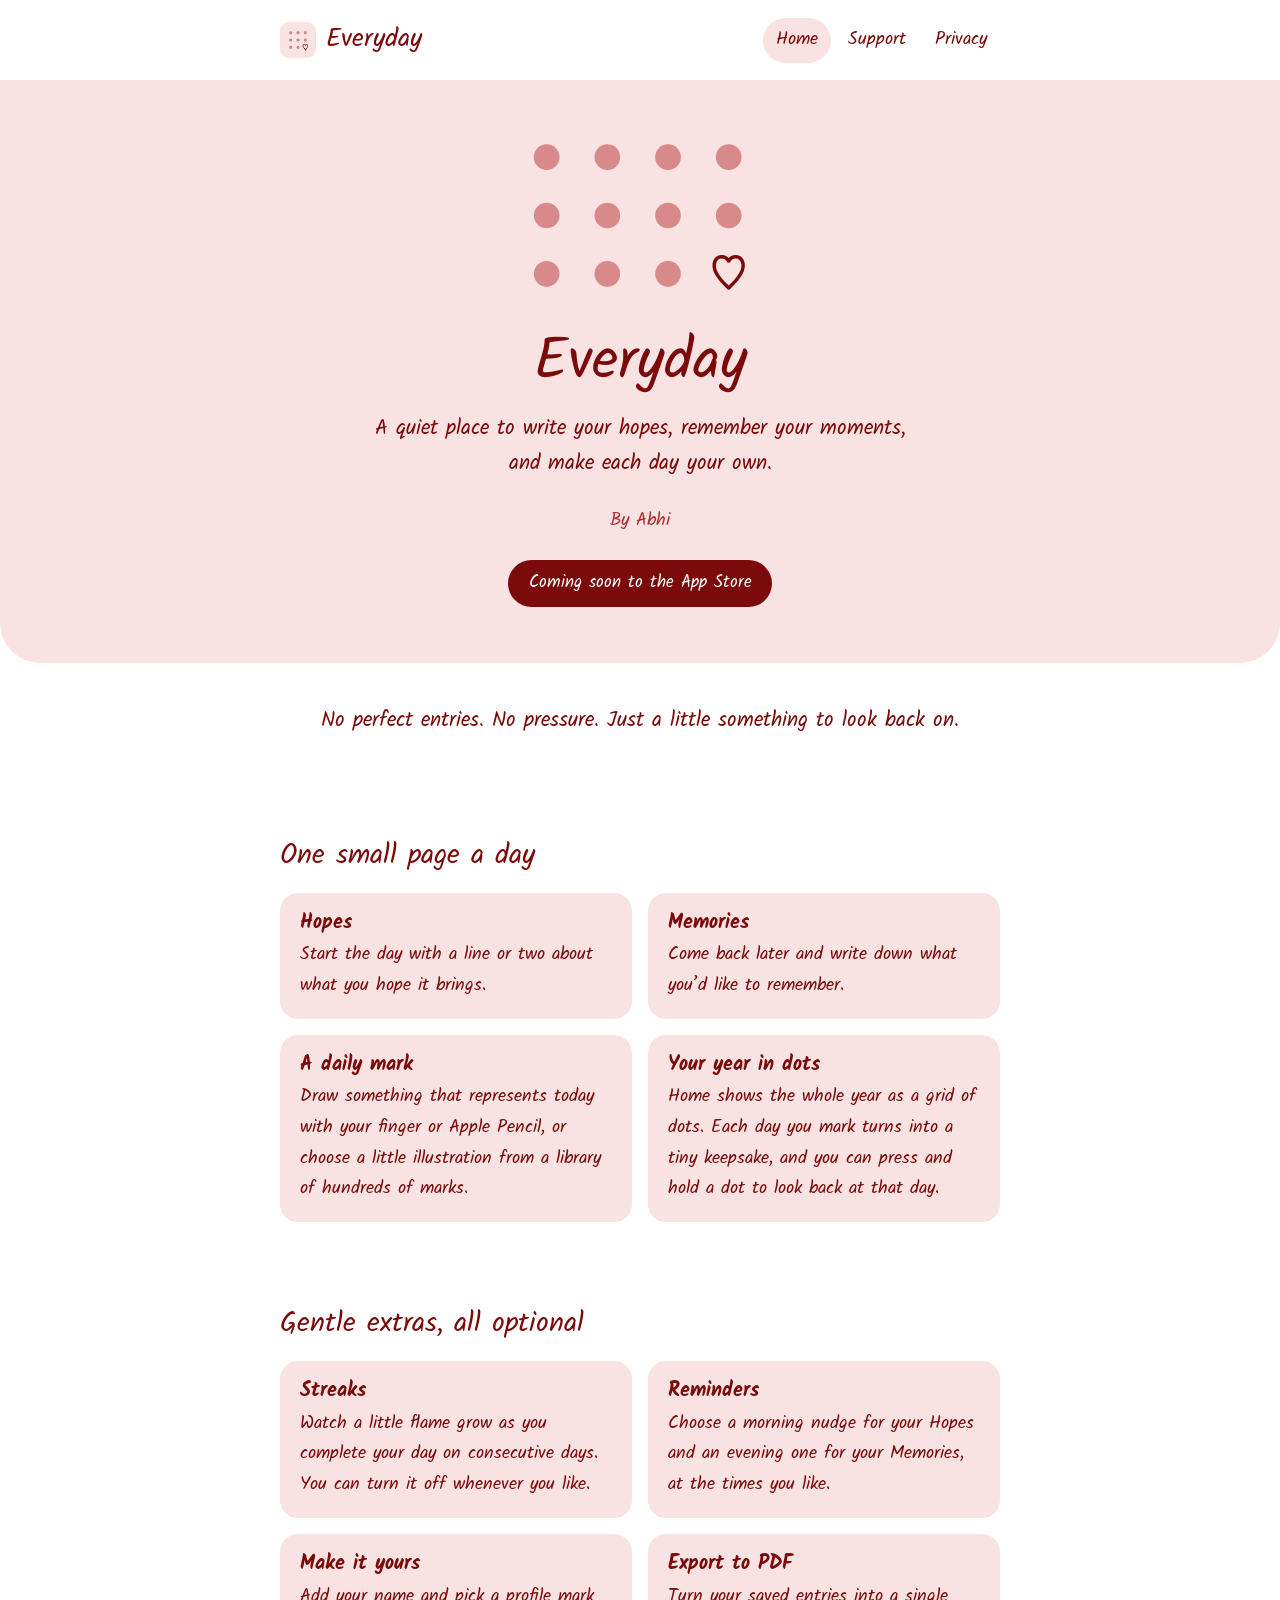
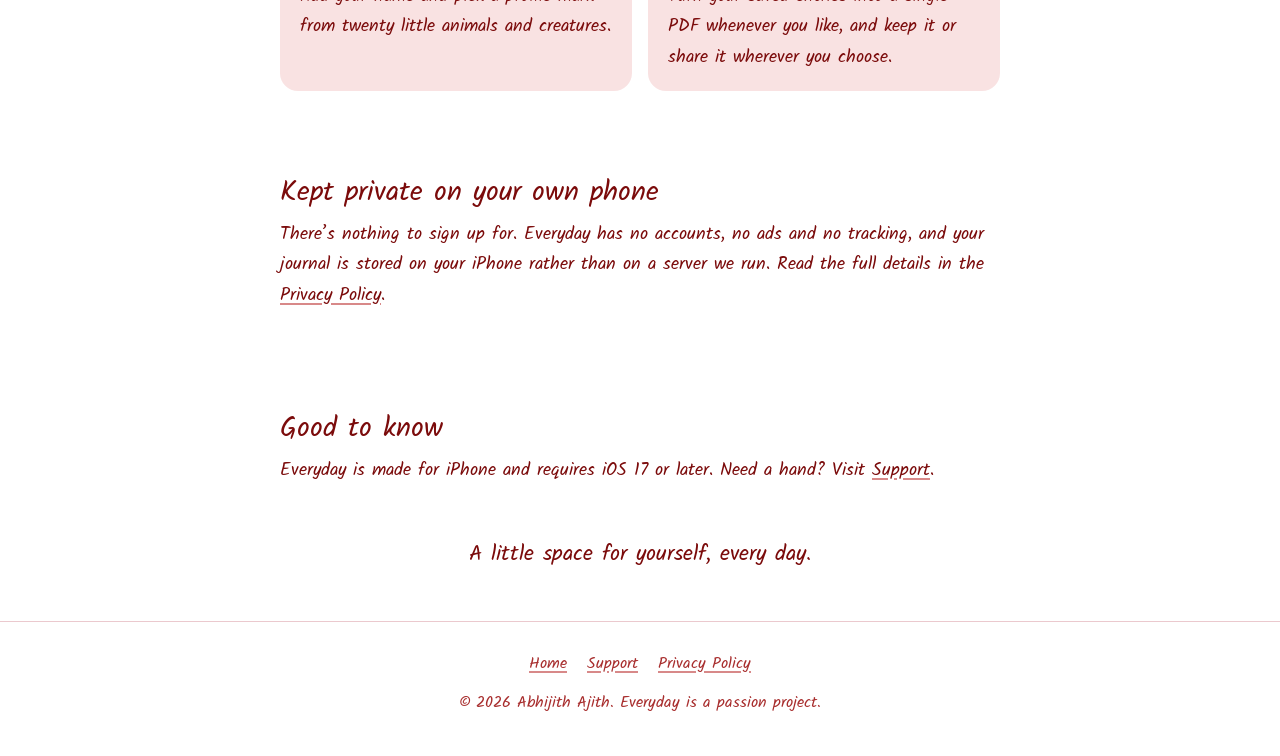
<file: index.html>
<!doctype html>
<html lang="en">
<head>
  <meta charset="utf-8">
  <meta name="viewport" content="width=device-width, initial-scale=1">
  <title>Everyday — A quiet journal for your hopes and memories</title>
  <meta name="description" content="Everyday is a private iPhone journal. Write your hopes, keep your memories and leave a little mark for each day. No accounts, no ads, no tracking.">
  <meta name="theme-color" content="#F9E2E2">
  <meta property="og:type" content="website">
  <meta property="og:title" content="Everyday — A quiet journal for your hopes and memories">
  <meta property="og:description" content="A private iPhone journal: write your hopes, keep your memories and leave a little mark for each day.">
  <meta name="twitter:card" content="summary">
  <link rel="icon" type="image/png" href="assets/favicon.png">
  <link rel="apple-touch-icon" href="assets/apple-touch-icon.png">
  <link rel="preload" href="assets/fonts/Kalam-Regular.woff2" as="font" type="font/woff2" crossorigin>
  <link rel="stylesheet" href="assets/style.css">
</head>
<body>
  <a class="skip-link" href="#main">Skip to content</a>

  <header class="site-header">
    <div class="wrap">
      <a class="brand" href="./"><img src="assets/favicon.png" alt="" width="36" height="36">Everyday</a>
      <nav aria-label="Main">
        <ul>
          <li><a href="./" aria-current="page">Home</a></li>
          <li><a href="support/">Support</a></li>
          <li><a href="privacy/">Privacy</a></li>
        </ul>
      </nav>
    </div>
  </header>

  <main id="main">
    <section class="hero">
      <div class="wrap">
        <!-- Decorative: a little year of dots with one hand-drawn mark -->
        <svg class="dots" viewBox="0 0 240 150" role="img" aria-label="A grid of pink dots with one day marked by a small drawn heart">
          <circle cx="40" cy="25" r="11"/><circle cx="92" cy="25" r="11"/><circle cx="144" cy="25" r="11"/><circle cx="196" cy="25" r="11"/>
          <circle cx="40" cy="75" r="11"/><circle cx="92" cy="75" r="11"/><circle cx="144" cy="75" r="11"/><circle cx="196" cy="75" r="11"/>
          <circle cx="40" cy="125" r="11"/><circle cx="92" cy="125" r="11"/><circle cx="144" cy="125" r="11"/>
          <path d="M196 137 C186 128 182 121 184 115 C186 109 193 109 196 114 C199 109 206 109 208 115 C210 121 206 128 196 137 Z"/>
        </svg>
        <h1>Everyday</h1>
        <p class="lead">A quiet place to write your hopes, remember your moments, and make each day your own.</p>
        <p class="by">By Abhi</p>
        <span class="badge">Coming soon to the App Store</span>
      </div>
    </section>

    <div class="wrap">
      <p class="intro">No perfect entries. No pressure. Just a little something to look back on.</p>

      <section class="block" aria-labelledby="how">
        <h2 id="how">One small page a day</h2>
        <div class="cards">
          <div class="card">
            <h3>Hopes</h3>
            <p>Start the day with a line or two about what you hope it brings.</p>
          </div>
          <div class="card">
            <h3>Memories</h3>
            <p>Come back later and write down what you’d like to remember.</p>
          </div>
          <div class="card">
            <h3>A daily mark</h3>
            <p>Draw something that represents today with your finger or Apple Pencil, or choose a little illustration from a library of hundreds of marks.</p>
          </div>
          <div class="card">
            <h3>Your year in dots</h3>
            <p>Home shows the whole year as a grid of dots. Each day you mark turns into a tiny keepsake, and you can press and hold a dot to look back at that day.</p>
          </div>
        </div>
      </section>

      <section class="block" aria-labelledby="more">
        <h2 id="more">Gentle extras, all optional</h2>
        <div class="cards">
          <div class="card">
            <h3>Streaks</h3>
            <p>Watch a little flame grow as you complete your day on consecutive days. You can turn it off whenever you like.</p>
          </div>
          <div class="card">
            <h3>Reminders</h3>
            <p>Choose a morning nudge for your Hopes and an evening one for your Memories, at the times you like.</p>
          </div>
          <div class="card">
            <h3>Make it yours</h3>
            <p>Add your name and pick a profile mark from twenty little animals and creatures.</p>
          </div>
          <div class="card">
            <h3>Export to PDF</h3>
            <p>Turn your saved entries into a single PDF whenever you like, and keep it or share it wherever you choose.</p>
          </div>
        </div>
      </section>

      <section class="block" aria-labelledby="private">
        <h2 id="private">Kept private on your own phone</h2>
        <p>There’s nothing to sign up for. Everyday has no accounts, no ads and no tracking, and your journal is stored on your iPhone rather than on a server we run. Read the full details in the <a href="privacy/">Privacy Policy</a>.</p>
      </section>

      <section class="block" aria-labelledby="req">
        <h2 id="req">Good to know</h2>
        <p>Everyday is made for iPhone and requires iOS 17 or later. Need a hand? Visit <a href="support/">Support</a>.</p>
      </section>

      <p class="closing">A little space for yourself, every day.</p>
    </div>
  </main>

  <footer class="site-footer">
    <div class="wrap">
      <ul>
        <li><a href="./">Home</a></li>
        <li><a href="support/">Support</a></li>
        <li><a href="privacy/">Privacy Policy</a></li>
      </ul>
      <p>© 2026 Abhijith Ajith. Everyday is a passion project.</p>
    </div>
  </footer>
</body>
</html>
</file>
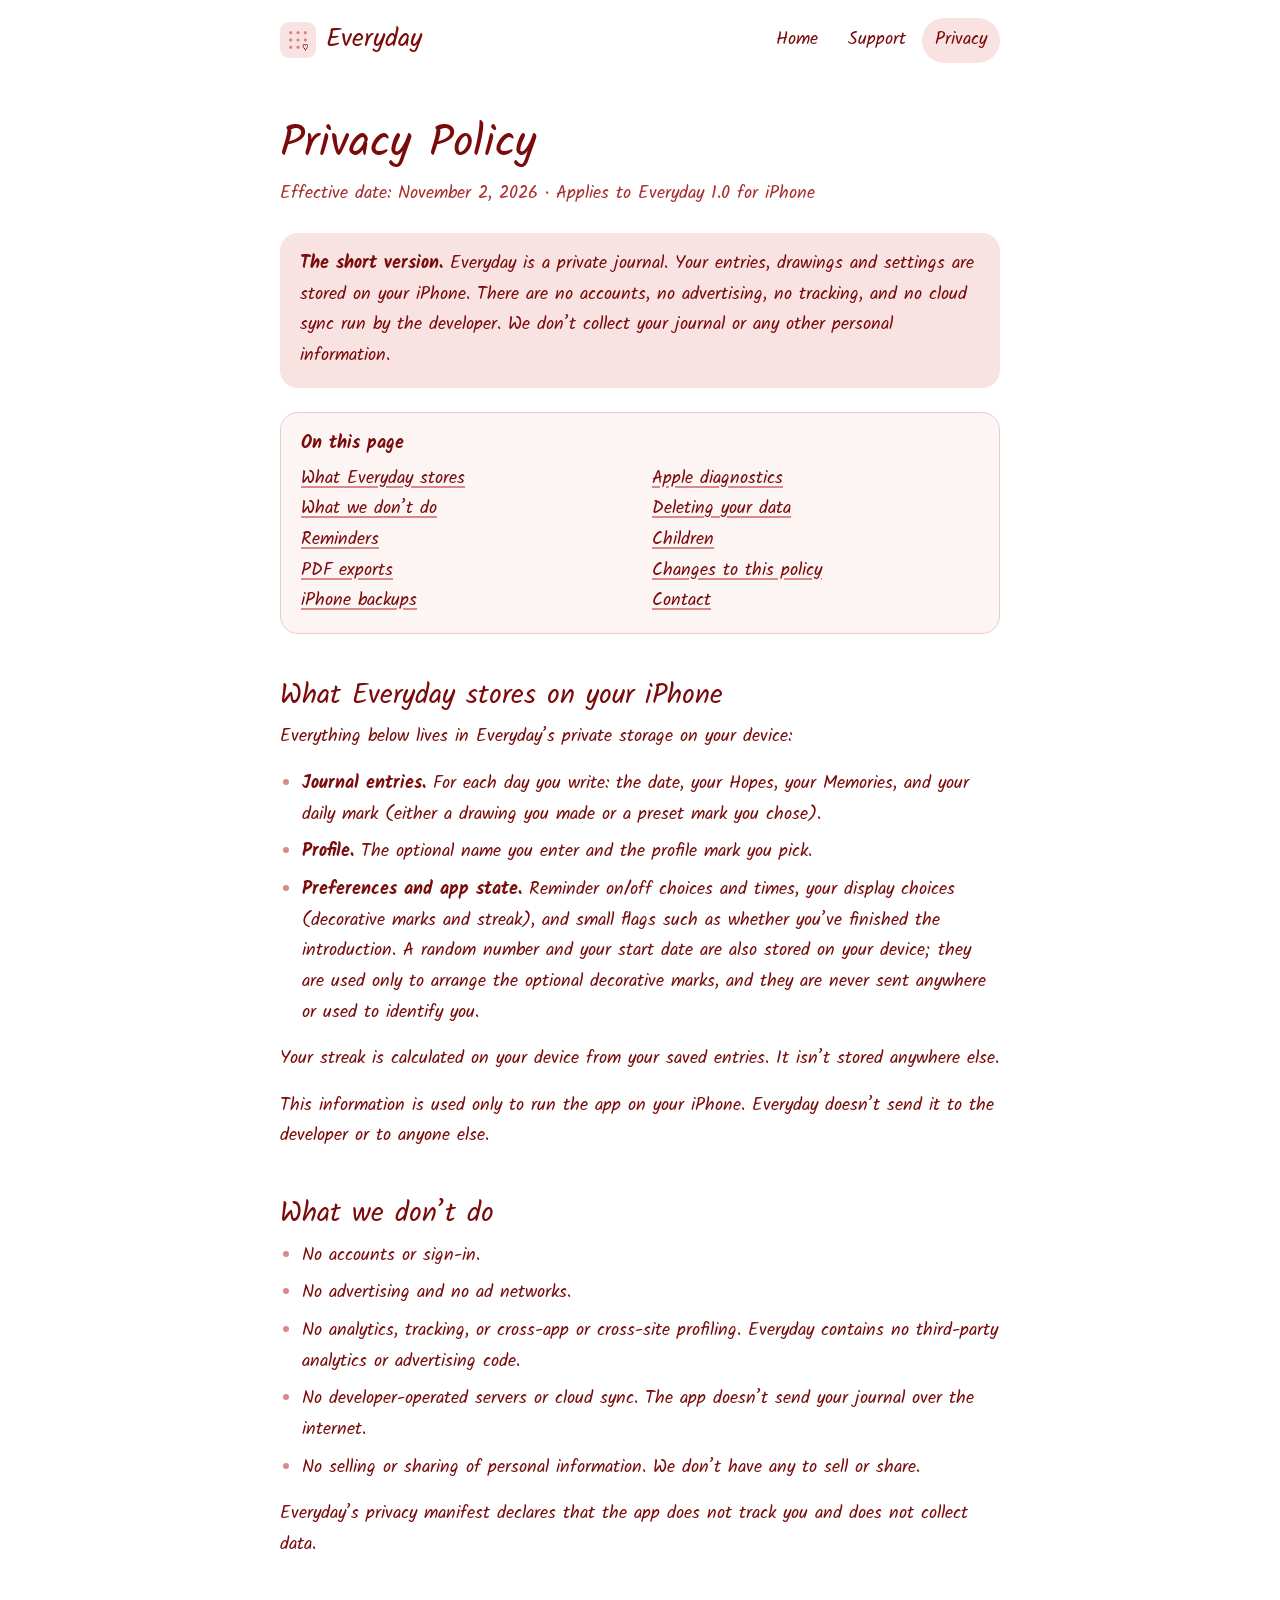
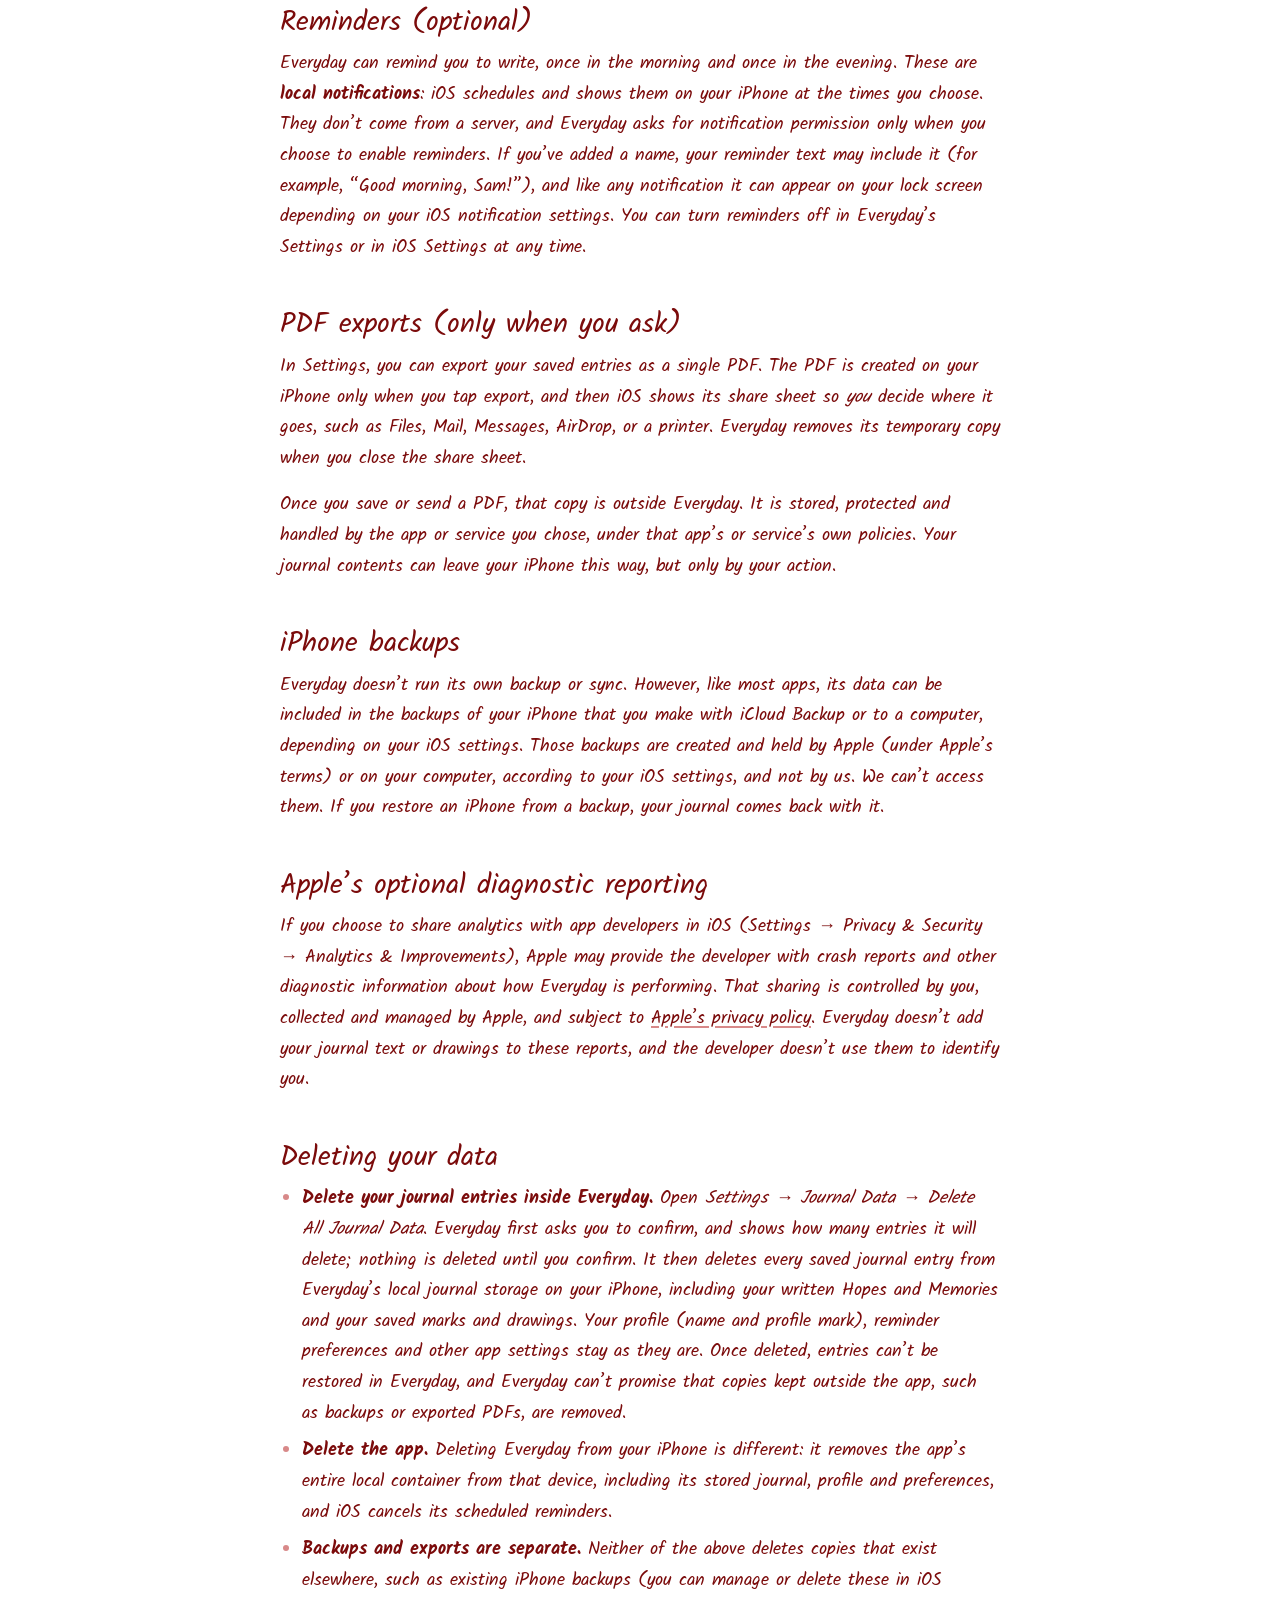
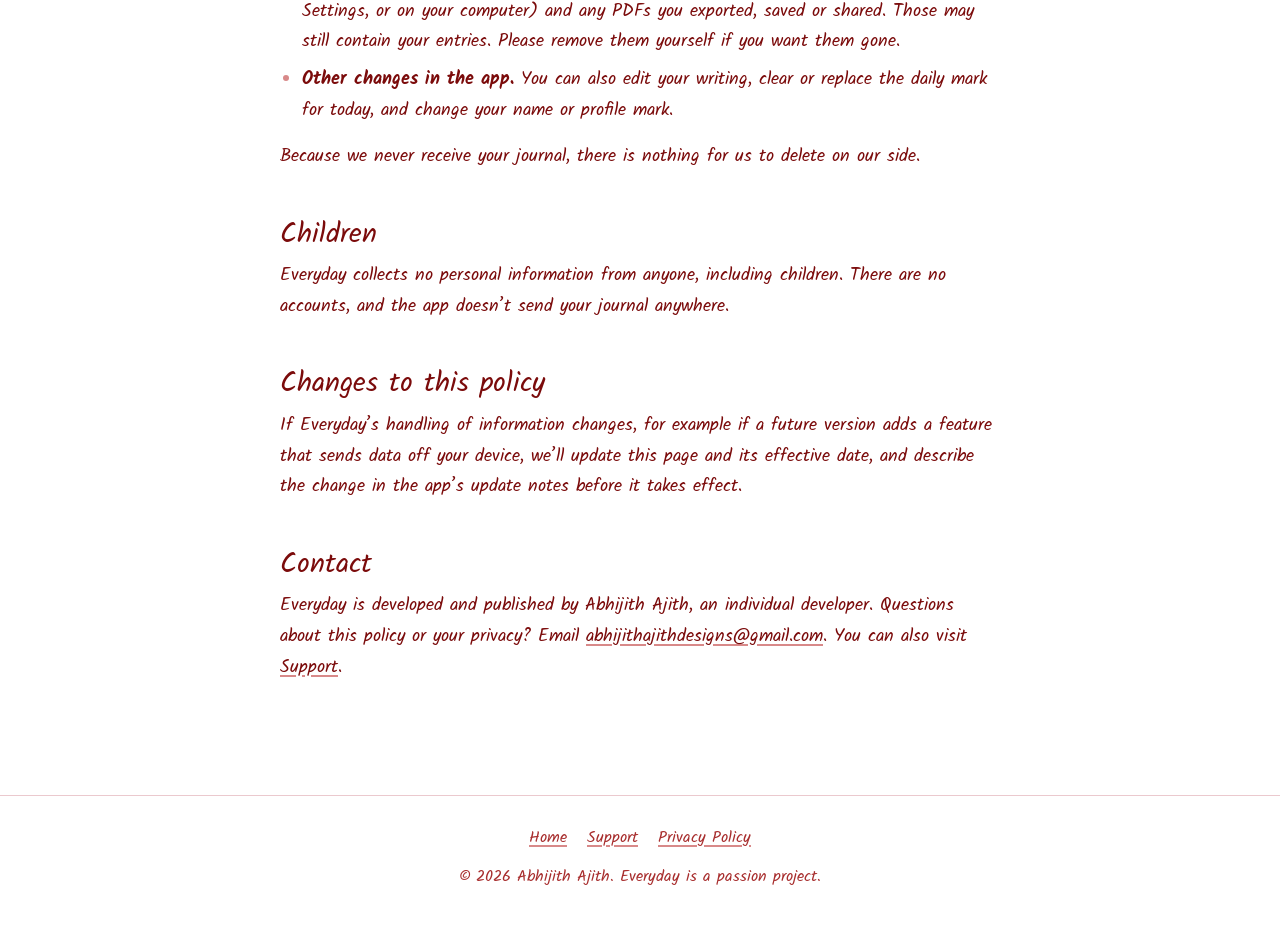
<file: privacy/index.html>
<!doctype html>
<html lang="en">
<head>
  <meta charset="utf-8">
  <meta name="viewport" content="width=device-width, initial-scale=1">
  <title>Privacy Policy — Everyday</title>
  <meta name="description" content="How Everyday handles your information: your journal is stored on your iPhone, with no accounts, ads, tracking or developer cloud sync. Backups and deletion.">
  <meta name="theme-color" content="#F9E2E2">
  <meta property="og:type" content="website">
  <meta property="og:title" content="Privacy Policy — Everyday">
  <meta property="og:description" content="Your Everyday journal is stored on your iPhone. No accounts, advertising or tracking.">
  <meta name="twitter:card" content="summary">
  <link rel="icon" type="image/png" href="../assets/favicon.png">
  <link rel="apple-touch-icon" href="../assets/apple-touch-icon.png">
  <link rel="preload" href="../assets/fonts/Kalam-Regular.woff2" as="font" type="font/woff2" crossorigin>
  <link rel="stylesheet" href="../assets/style.css">
</head>
<body>
  <a class="skip-link" href="#main">Skip to content</a>

  <header class="site-header">
    <div class="wrap">
      <a class="brand" href="../"><img src="../assets/favicon.png" alt="" width="36" height="36">Everyday</a>
      <nav aria-label="Main">
        <ul>
          <li><a href="../">Home</a></li>
          <li><a href="../support/">Support</a></li>
          <li><a href="./" aria-current="page">Privacy</a></li>
        </ul>
      </nav>
    </div>
  </header>

  <main id="main" class="wrap doc">
    <h1>Privacy Policy</h1>
    <p class="meta">Effective date: November 2, 2026 · Applies to Everyday 1.0 for iPhone</p>

    <div class="callout">
      <p><strong>The short version.</strong> Everyday is a private journal. Your entries, drawings and settings are stored on your iPhone. There are no accounts, no advertising, no tracking, and no cloud sync run by the developer. We don’t collect your journal or any other personal information.</p>
    </div>

    <nav class="toc" aria-label="On this page">
      <p>On this page</p>
      <ul>
        <li><a href="#what">What Everyday stores</a></li>
        <li><a href="#never">What we don’t do</a></li>
        <li><a href="#notifications">Reminders</a></li>
        <li><a href="#export">PDF exports</a></li>
        <li><a href="#backups">iPhone backups</a></li>
        <li><a href="#diagnostics">Apple diagnostics</a></li>
        <li><a href="#deletion">Deleting your data</a></li>
        <li><a href="#children">Children</a></li>
        <li><a href="#changes">Changes to this policy</a></li>
        <li><a href="#contact">Contact</a></li>
      </ul>
    </nav>

    <h2 id="what">What Everyday stores on your iPhone</h2>
    <p>Everything below lives in Everyday’s private storage on your device:</p>
    <ul>
      <li><strong>Journal entries.</strong> For each day you write: the date, your Hopes, your Memories, and your daily mark (either a drawing you made or a preset mark you chose).</li>
      <li><strong>Profile.</strong> The optional name you enter and the profile mark you pick.</li>
      <li><strong>Preferences and app state.</strong> Reminder on/off choices and times, your display choices (decorative marks and streak), and small flags such as whether you’ve finished the introduction. A random number and your start date are also stored on your device; they are used only to arrange the optional decorative marks, and they are never sent anywhere or used to identify you.</li>
    </ul>
    <p>Your streak is calculated on your device from your saved entries. It isn’t stored anywhere else.</p>
    <p>This information is used only to run the app on your iPhone. Everyday doesn’t send it to the developer or to anyone else.</p>

    <h2 id="never">What we don’t do</h2>
    <ul>
      <li>No accounts or sign-in.</li>
      <li>No advertising and no ad networks.</li>
      <li>No analytics, tracking, or cross-app or cross-site profiling. Everyday contains no third-party analytics or advertising code.</li>
      <li>No developer-operated servers or cloud sync. The app doesn’t send your journal over the internet.</li>
      <li>No selling or sharing of personal information. We don’t have any to sell or share.</li>
    </ul>
    <p>Everyday’s privacy manifest declares that the app does not track you and does not collect data.</p>

    <h2 id="notifications">Reminders (optional)</h2>
    <p>Everyday can remind you to write, once in the morning and once in the evening. These are <strong>local notifications</strong>: iOS schedules and shows them on your iPhone at the times you choose. They don’t come from a server, and Everyday asks for notification permission only when you choose to enable reminders. If you’ve added a name, your reminder text may include it (for example, “Good morning, Sam!”), and like any notification it can appear on your lock screen depending on your iOS notification settings. You can turn reminders off in Everyday’s Settings or in iOS Settings at any time.</p>

    <h2 id="export">PDF exports (only when you ask)</h2>
    <p>In Settings, you can export your saved entries as a single PDF. The PDF is created on your iPhone only when you tap export, and then iOS shows its share sheet so <em>you</em> decide where it goes, such as Files, Mail, Messages, AirDrop, or a printer. Everyday removes its temporary copy when you close the share sheet.</p>
    <p>Once you save or send a PDF, that copy is outside Everyday. It is stored, protected and handled by the app or service you chose, under that app’s or service’s own policies. Your journal contents can leave your iPhone this way, but only by your action.</p>

    <h2 id="backups">iPhone backups</h2>
    <p>Everyday doesn’t run its own backup or sync. However, like most apps, its data can be included in the backups of your iPhone that you make with iCloud Backup or to a computer, depending on your iOS settings. Those backups are created and held by Apple (under Apple’s terms) or on your computer, according to your iOS settings, and not by us. We can’t access them. If you restore an iPhone from a backup, your journal comes back with it.</p>

    <h2 id="diagnostics">Apple’s optional diagnostic reporting</h2>
    <p>If you choose to share analytics with app developers in iOS (Settings &rarr; Privacy &amp; Security &rarr; Analytics &amp; Improvements), Apple may provide the developer with crash reports and other diagnostic information about how Everyday is performing. That sharing is controlled by you, collected and managed by Apple, and subject to <a href="https://www.apple.com/legal/privacy/" rel="noopener">Apple’s privacy policy</a>. Everyday doesn’t add your journal text or drawings to these reports, and the developer doesn’t use them to identify you.</p>

    <h2 id="deletion">Deleting your data</h2>
    <ul>
      <li><strong>Delete your journal entries inside Everyday.</strong> Open <em>Settings &rarr; Journal Data &rarr; Delete All Journal Data</em>. Everyday first asks you to confirm, and shows how many entries it will delete; nothing is deleted until you confirm. It then deletes every saved journal entry from Everyday’s local journal storage on your iPhone, including your written Hopes and Memories and your saved marks and drawings. Your profile (name and profile mark), reminder preferences and other app settings stay as they are. Once deleted, entries can’t be restored in Everyday, and Everyday can’t promise that copies kept outside the app, such as backups or exported PDFs, are removed.</li>
      <li><strong>Delete the app.</strong> Deleting Everyday from your iPhone is different: it removes the app’s entire local container from that device, including its stored journal, profile and preferences, and iOS cancels its scheduled reminders.</li>
      <li><strong>Backups and exports are separate.</strong> Neither of the above deletes copies that exist elsewhere, such as existing iPhone backups (you can manage or delete these in iOS Settings, or on your computer) and any PDFs you exported, saved or shared. Those may still contain your entries. Please remove them yourself if you want them gone.</li>
      <li><strong>Other changes in the app.</strong> You can also edit your writing, clear or replace the daily mark for today, and change your name or profile mark.</li>
    </ul>
    <p>Because we never receive your journal, there is nothing for us to delete on our side.</p>

    <h2 id="children">Children</h2>
    <p>Everyday collects no personal information from anyone, including children. There are no accounts, and the app doesn’t send your journal anywhere.</p>

    <h2 id="changes">Changes to this policy</h2>
    <p>If Everyday’s handling of information changes, for example if a future version adds a feature that sends data off your device, we’ll update this page and its effective date, and describe the change in the app’s update notes before it takes effect.</p>

    <h2 id="contact">Contact</h2>
    <p>Everyday is developed and published by Abhijith Ajith, an individual developer. Questions about this policy or your privacy? Email <a href="mailto:abhijithajithdesigns@gmail.com">abhijithajithdesigns@gmail.com</a>. You can also visit <a href="../support/">Support</a>.</p>
  </main>

  <footer class="site-footer">
    <div class="wrap">
      <ul>
        <li><a href="../">Home</a></li>
        <li><a href="../support/">Support</a></li>
        <li><a href="./">Privacy Policy</a></li>
      </ul>
      <p>© 2026 Abhijith Ajith. Everyday is a passion project.</p>
    </div>
  </footer>
</body>
</html>
</file>
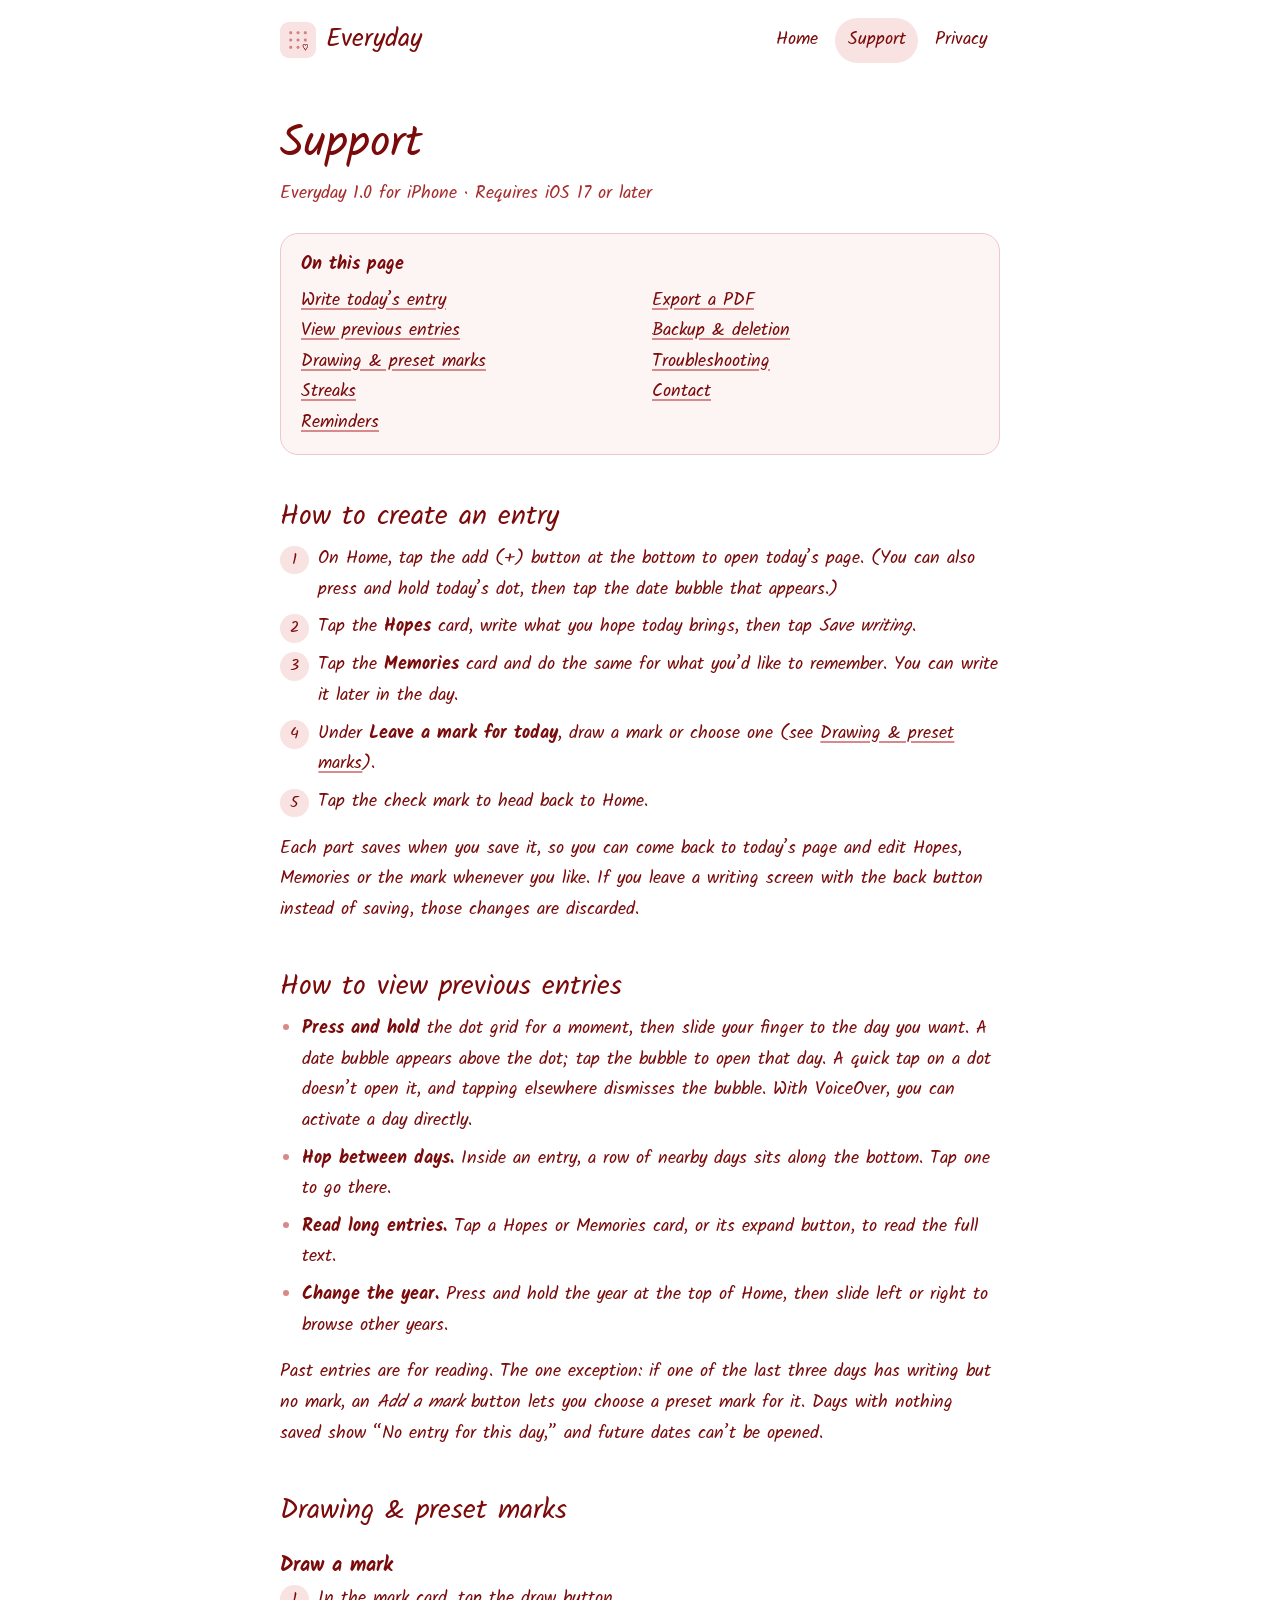
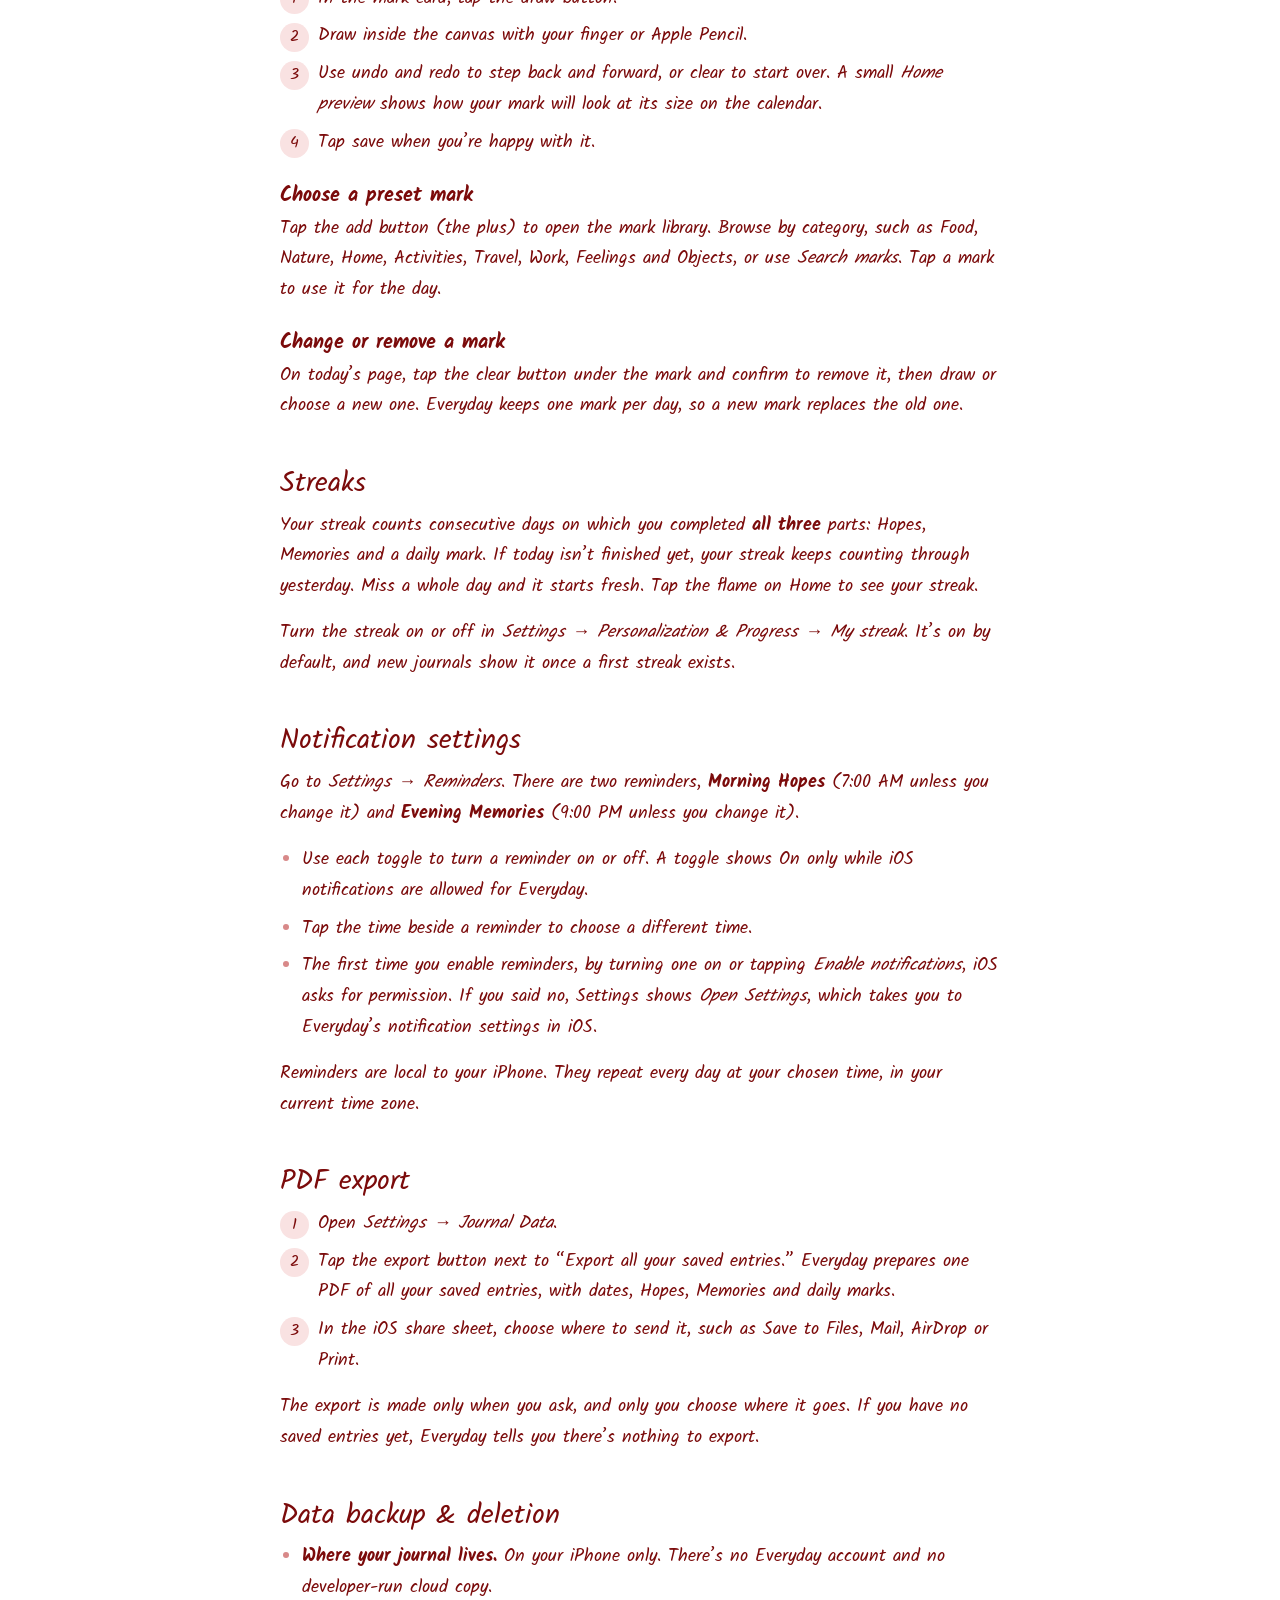
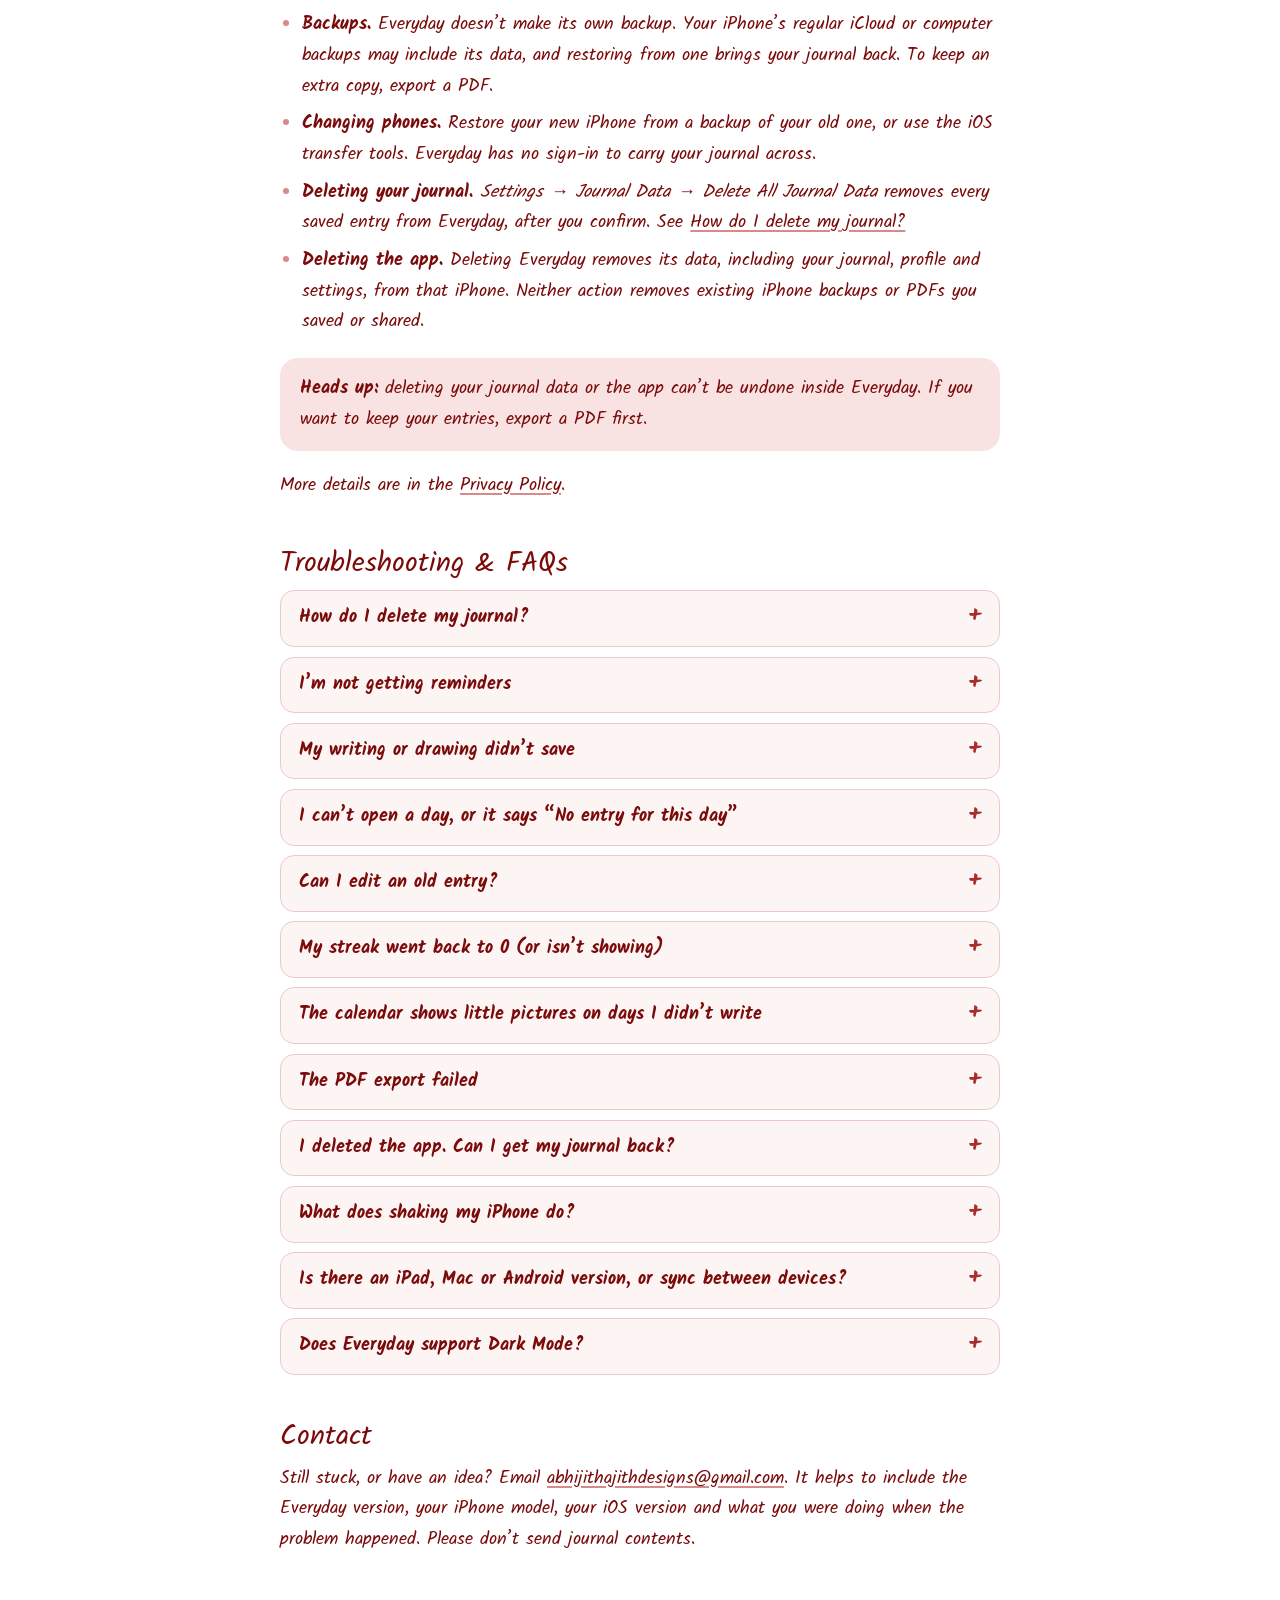
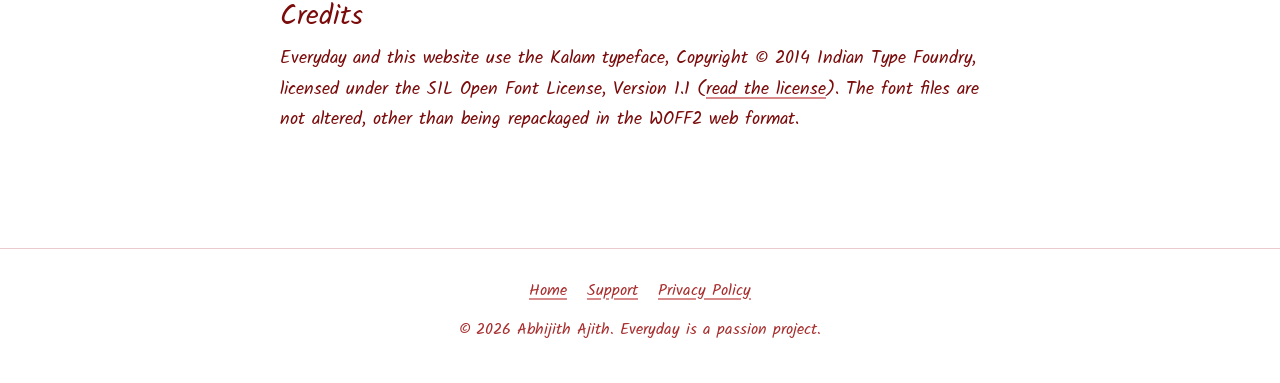
<file: support/index.html>
<!doctype html>
<html lang="en">
<head>
  <meta charset="utf-8">
  <meta name="viewport" content="width=device-width, initial-scale=1">
  <title>Support — Everyday</title>
  <meta name="description" content="Help for Everyday: write an entry, browse past days, draw or choose a mark, streaks, reminders, PDF export, backup and deletion, and troubleshooting.">
  <meta name="theme-color" content="#F9E2E2">
  <meta property="og:type" content="website">
  <meta property="og:title" content="Support — Everyday">
  <meta property="og:description" content="Guides, FAQs and troubleshooting for the Everyday journaling app.">
  <meta name="twitter:card" content="summary">
  <link rel="icon" type="image/png" href="../assets/favicon.png">
  <link rel="apple-touch-icon" href="../assets/apple-touch-icon.png">
  <link rel="preload" href="../assets/fonts/Kalam-Regular.woff2" as="font" type="font/woff2" crossorigin>
  <link rel="stylesheet" href="../assets/style.css">
</head>
<body>
  <a class="skip-link" href="#main">Skip to content</a>

  <header class="site-header">
    <div class="wrap">
      <a class="brand" href="../"><img src="../assets/favicon.png" alt="" width="36" height="36">Everyday</a>
      <nav aria-label="Main">
        <ul>
          <li><a href="../">Home</a></li>
          <li><a href="./" aria-current="page">Support</a></li>
          <li><a href="../privacy/">Privacy</a></li>
        </ul>
      </nav>
    </div>
  </header>

  <main id="main" class="wrap doc">
    <h1>Support</h1>
    <p class="meta">Everyday 1.0 for iPhone · Requires iOS 17 or later</p>

    <nav class="toc" aria-label="On this page">
      <p>On this page</p>
      <ul>
        <li><a href="#entry">Write today’s entry</a></li>
        <li><a href="#past">View previous entries</a></li>
        <li><a href="#marks">Drawing &amp; preset marks</a></li>
        <li><a href="#streaks">Streaks</a></li>
        <li><a href="#reminders">Reminders</a></li>
        <li><a href="#export">Export a PDF</a></li>
        <li><a href="#data">Backup &amp; deletion</a></li>
        <li><a href="#troubleshooting">Troubleshooting</a></li>
        <li><a href="#contact">Contact</a></li>
      </ul>
    </nav>

    <h2 id="entry">How to create an entry</h2>
    <ol class="steps">
      <li>On Home, tap the add (+) button at the bottom to open today’s page. (You can also press and hold today’s dot, then tap the date bubble that appears.)</li>
      <li>Tap the <strong>Hopes</strong> card, write what you hope today brings, then tap <em>Save writing</em>.</li>
      <li>Tap the <strong>Memories</strong> card and do the same for what you’d like to remember. You can write it later in the day.</li>
      <li>Under <strong>Leave a mark for today</strong>, draw a mark or choose one (see <a href="#marks">Drawing &amp; preset marks</a>).</li>
      <li>Tap the check mark to head back to Home.</li>
    </ol>
    <p>Each part saves when you save it, so you can come back to today’s page and edit Hopes, Memories or the mark whenever you like. If you leave a writing screen with the back button instead of saving, those changes are discarded.</p>

    <h2 id="past">How to view previous entries</h2>
    <ul>
      <li><strong>Press and hold</strong> the dot grid for a moment, then slide your finger to the day you want. A date bubble appears above the dot; tap the bubble to open that day. A quick tap on a dot doesn’t open it, and tapping elsewhere dismisses the bubble. With VoiceOver, you can activate a day directly.</li>
      <li><strong>Hop between days.</strong> Inside an entry, a row of nearby days sits along the bottom. Tap one to go there.</li>
      <li><strong>Read long entries.</strong> Tap a Hopes or Memories card, or its expand button, to read the full text.</li>
      <li><strong>Change the year.</strong> Press and hold the year at the top of Home, then slide left or right to browse other years.</li>
    </ul>
    <p>Past entries are for reading. The one exception: if one of the last three days has writing but no mark, an <em>Add a mark</em> button lets you choose a preset mark for it. Days with nothing saved show “No entry for this day,” and future dates can’t be opened.</p>

    <h2 id="marks">Drawing &amp; preset marks</h2>
    <h3>Draw a mark</h3>
    <ol class="steps">
      <li>In the mark card, tap the draw button.</li>
      <li>Draw inside the canvas with your finger or Apple Pencil.</li>
      <li>Use undo and redo to step back and forward, or clear to start over. A small <em>Home preview</em> shows how your mark will look at its size on the calendar.</li>
      <li>Tap save when you’re happy with it.</li>
    </ol>
    <h3>Choose a preset mark</h3>
    <p>Tap the add button (the plus) to open the mark library. Browse by category, such as Food, Nature, Home, Activities, Travel, Work, Feelings and Objects, or use <em>Search marks</em>. Tap a mark to use it for the day.</p>
    <h3>Change or remove a mark</h3>
    <p>On today’s page, tap the clear button under the mark and confirm to remove it, then draw or choose a new one. Everyday keeps one mark per day, so a new mark replaces the old one.</p>

    <h2 id="streaks">Streaks</h2>
    <p>Your streak counts consecutive days on which you completed <strong>all three</strong> parts: Hopes, Memories and a daily mark. If today isn’t finished yet, your streak keeps counting through yesterday. Miss a whole day and it starts fresh. Tap the flame on Home to see your streak.</p>
    <p>Turn the streak on or off in <em>Settings &rarr; Personalization &amp; Progress &rarr; My streak</em>. It’s on by default, and new journals show it once a first streak exists.</p>

    <h2 id="reminders">Notification settings</h2>
    <p>Go to <em>Settings &rarr; Reminders</em>. There are two reminders, <strong>Morning Hopes</strong> (7:00 AM unless you change it) and <strong>Evening Memories</strong> (9:00 PM unless you change it).</p>
    <ul>
      <li>Use each toggle to turn a reminder on or off. A toggle shows On only while iOS notifications are allowed for Everyday.</li>
      <li>Tap the time beside a reminder to choose a different time.</li>
      <li>The first time you enable reminders, by turning one on or tapping <em>Enable notifications</em>, iOS asks for permission. If you said no, Settings shows <em>Open Settings</em>, which takes you to Everyday’s notification settings in iOS.</li>
    </ul>
    <p>Reminders are local to your iPhone. They repeat every day at your chosen time, in your current time zone.</p>

    <h2 id="export">PDF export</h2>
    <ol class="steps">
      <li>Open <em>Settings &rarr; Journal Data</em>.</li>
      <li>Tap the export button next to “Export all your saved entries.” Everyday prepares one PDF of all your saved entries, with dates, Hopes, Memories and daily marks.</li>
      <li>In the iOS share sheet, choose where to send it, such as Save to Files, Mail, AirDrop or Print.</li>
    </ol>
    <p>The export is made only when you ask, and only you choose where it goes. If you have no saved entries yet, Everyday tells you there’s nothing to export.</p>

    <h2 id="data">Data backup &amp; deletion</h2>
    <ul>
      <li><strong>Where your journal lives.</strong> On your iPhone only. There’s no Everyday account and no developer-run cloud copy.</li>
      <li><strong>Backups.</strong> Everyday doesn’t make its own backup. Your iPhone’s regular iCloud or computer backups may include its data, and restoring from one brings your journal back. To keep an extra copy, export a PDF.</li>
      <li><strong>Changing phones.</strong> Restore your new iPhone from a backup of your old one, or use the iOS transfer tools. Everyday has no sign-in to carry your journal across.</li>
      <li><strong>Deleting your journal.</strong> <em>Settings &rarr; Journal Data &rarr; Delete All Journal Data</em> removes every saved entry from Everyday, after you confirm. See <a href="#delete-journal">How do I delete my journal?</a></li>
      <li><strong>Deleting the app.</strong> Deleting Everyday removes its data, including your journal, profile and settings, from that iPhone. Neither action removes existing iPhone backups or PDFs you saved or shared.</li>
    </ul>
    <div class="callout">
      <p><strong>Heads up:</strong> deleting your journal data or the app can’t be undone inside Everyday. If you want to keep your entries, export a PDF first.</p>
    </div>
    <p>More details are in the <a href="../privacy/">Privacy Policy</a>.</p>

    <h2 id="troubleshooting">Troubleshooting &amp; FAQs</h2>

    <details id="delete-journal">
      <summary>How do I delete my journal?</summary>
      <div class="answer">
        <ol>
          <li>Open Everyday, then go to <em>Settings &rarr; Journal Data</em>.</li>
          <li>Tap <em>Delete All Journal Data</em>. (It’s greyed out if there are no saved entries.)</li>
          <li>Read the confirmation, which shows how many entries will be deleted, then confirm to delete them.</li>
        </ol>
        <p>This removes your saved writing, drawings and marks from Everyday. Your profile and reminder settings stay. It <strong>can’t be undone inside Everyday</strong>, and it does not erase PDFs you exported or existing iPhone backups, which may still contain your entries. If you want a copy first, export a PDF from the same Settings section. Deleting the app is different: it removes everything Everyday stores on your iPhone, including your profile and settings.</p>
      </div>
    </details>

    <details>
      <summary>I’m not getting reminders</summary>
      <div class="answer">
        <ul>
          <li>In Everyday, open <em>Settings &rarr; Reminders</em> and make sure the reminder is on.</li>
          <li>If Settings says notifications are disabled, tap <em>Open Settings</em> and allow notifications for Everyday.</li>
          <li>Check that no Focus or Do Not Disturb setting is hiding them, and that your iPhone’s time and time zone are correct.</li>
          <li>Try changing the reminder time by a minute, or toggle it off and on to reschedule it.</li>
        </ul>
      </div>
    </details>

    <details>
      <summary>My writing or drawing didn’t save</summary>
      <div class="answer">
        <p>Everyday shows an “Unable to Save” message if something goes wrong. Try again, and check that your iPhone has free storage space. Make sure you tap <em>Save writing</em> (or save in the drawing screen). Leaving with the back button discards unsaved changes. If it keeps happening, restart the app and contact us.</p>
      </div>
    </details>

    <details>
      <summary>I can’t open a day, or it says “No entry for this day”</summary>
      <div class="answer">
        <p>Only today and days with saved writing or a mark can be opened, and you open a day by pressing and holding the dot grid, sliding to the day, and tapping its date bubble. Future dates are view-only. If you wrote something that should be there, check that you’re on the right year at the top of Home.</p>
      </div>
    </details>

    <details>
      <summary>Can I edit an old entry?</summary>
      <div class="answer">
        <p>Past entries are read-only. You can edit today’s Hopes, Memories and mark. For the last three days, if an entry has writing but no mark, you can add a preset mark to it.</p>
      </div>
    </details>

    <details>
      <summary>My streak went back to 0 (or isn’t showing)</summary>
      <div class="answer">
        <p>A streak counts days with Hopes, Memories <em>and</em> a mark all saved, so a day missing any of the three breaks it. If the flame isn’t on Home, check <em>Settings &rarr; Personalization &amp; Progress &rarr; My streak</em>. New journals show the streak only after the first one begins. Decorative marks on the calendar never count toward a streak.</p>
      </div>
    </details>

    <details>
      <summary>The calendar shows little pictures on days I didn’t write</summary>
      <div class="answer">
        <p>Those are optional decorative marks, purely for looks. They aren’t entries and can’t be opened. They’re off by default; you can turn them on or off in <em>Settings &rarr; Personalization &amp; Progress &rarr; Decorative marks</em>.</p>
      </div>
    </details>

    <details>
      <summary>The PDF export failed</summary>
      <div class="answer">
        <p>If you see “There are no saved journal entries to export yet,” write an entry first. If a mark or the layout couldn’t be read, Everyday says so and your journal isn’t changed; try again. Exporting a large journal can take a moment, so wait for the progress indicator to finish.</p>
      </div>
    </details>

    <details>
      <summary>I deleted the app. Can I get my journal back?</summary>
      <div class="answer">
        <p>Only if your iPhone has a backup made while Everyday was installed. Reinstall Everyday and restore your iPhone from that backup. The developer doesn’t have a copy of your journal and can’t recover it.</p>
      </div>
    </details>

    <details>
      <summary>What does shaking my iPhone do?</summary>
      <div class="answer">
        <p>On Home, shaking your iPhone a few times starts a playful Gravity Mode where your marks tumble around. Shake again to return to the calendar. It’s turned off when Reduce Motion is enabled in iOS accessibility settings.</p>
      </div>
    </details>

    <details>
      <summary>Is there an iPad, Mac or Android version, or sync between devices?</summary>
      <div class="answer">
        <p>Everyday 1.0 is made for iPhone. It doesn’t sync between devices, because your journal stays on the iPhone where you wrote it.</p>
      </div>
    </details>

    <details>
      <summary>Does Everyday support Dark Mode?</summary>
      <div class="answer">
        <p>Everyday uses a light appearance in 1.0, whatever your iPhone’s system setting.</p>
      </div>
    </details>

    <h2 id="contact">Contact</h2>
    <p>Still stuck, or have an idea? Email <a href="mailto:abhijithajithdesigns@gmail.com">abhijithajithdesigns@gmail.com</a>. It helps to include the Everyday version, your iPhone model, your iOS version and what you were doing when the problem happened. Please don’t send journal contents.</p>

    <h2 id="credits">Credits</h2>
    <p>Everyday and this website use the Kalam typeface, Copyright © 2014 Indian Type Foundry, licensed under the SIL Open Font License, Version 1.1 (<a href="../assets/fonts/OFL.txt">read the license</a>). The font files are not altered, other than being repackaged in the WOFF2 web format.</p>
  </main>

  <footer class="site-footer">
    <div class="wrap">
      <ul>
        <li><a href="../">Home</a></li>
        <li><a href="./">Support</a></li>
        <li><a href="../privacy/">Privacy Policy</a></li>
      </ul>
      <p>© 2026 Abhijith Ajith. Everyday is a passion project.</p>
    </div>
  </footer>
</body>
</html>
</file>
<file: assets/style.css>
/* Everyday — site styles. No external requests; fonts are self-hosted. */

@font-face {
  font-family: "Kalam";
  src: url("fonts/Kalam-Regular.woff2") format("woff2");
  font-weight: 400;
  font-style: normal;
  font-display: swap;
}
@font-face {
  font-family: "Kalam";
  src: url("fonts/Kalam-Bold.woff2") format("woff2");
  font-weight: 700;
  font-style: normal;
  font-display: swap;
}

:root {
  --ink: #7b0b0b;          /* primary burgundy */
  --ink-soft: #a82e2e;     /* secondary text on pink (4.5:1+) */
  --pink: #f9e2e2;         /* soft pink */
  --pink-light: #fdf4f4;   /* card */
  --accent: #d88989;       /* accent pink (decorative only) */
  --line: #ebc9ce;
  --bg: #ffffff;
  --radius: 18px;
  --maxw: 760px;
  --font: "Kalam", "Bradley Hand", "Segoe Print", "Comic Sans MS", cursive;
}

*, *::before, *::after { box-sizing: border-box; }

html { -webkit-text-size-adjust: 100%; scroll-behavior: smooth; }
@media (prefers-reduced-motion: reduce) { html { scroll-behavior: auto; } }

body {
  margin: 0;
  background: var(--bg);
  color: var(--ink);
  font-family: var(--font);
  font-size: 1.125rem;
  line-height: 1.7;
}

img, svg { max-width: 100%; height: auto; }

a { color: var(--ink); text-decoration-thickness: 1.5px; text-underline-offset: 3px; text-decoration-color: var(--accent); }
a:hover { text-decoration-color: var(--ink); }

:focus-visible { outline: 3px solid var(--ink); outline-offset: 3px; border-radius: 4px; }

.skip-link {
  position: absolute; left: 1rem; top: -4rem; z-index: 10;
  background: var(--ink); color: #fff; padding: .5rem 1rem; border-radius: 10px;
}
.skip-link:focus { top: 1rem; }

.wrap { width: 100%; max-width: var(--maxw); margin: 0 auto; padding: 0 1.25rem; }

/* Header */
.site-header { padding: 1.1rem 0; }
.site-header .wrap { display: flex; align-items: center; justify-content: space-between; gap: 1rem; flex-wrap: wrap; }
.brand { display: inline-flex; align-items: center; gap: .6rem; font-size: 1.6rem; text-decoration: none; line-height: 1; }
.brand img { width: 36px; height: 36px; border-radius: 9px; display: block; }
.site-header nav ul { list-style: none; display: flex; gap: .25rem; margin: 0; padding: 0; }
.site-header nav a { display: inline-block; padding: .45rem .8rem; border-radius: 999px; text-decoration: none; }
.site-header nav a:hover { background: var(--pink); }
.site-header nav a[aria-current="page"] { background: var(--pink); }

/* Headings */
h1, h2, h3 { font-weight: 400; line-height: 1.25; margin: 0; }
h1 { font-size: clamp(2.4rem, 8vw, 3.6rem); }
h2 { font-size: 1.75rem; margin-top: 2.75rem; margin-bottom: .6rem; }
h3 { font-size: 1.25rem; font-weight: 700; margin-top: 1.6rem; margin-bottom: .3rem; }
p { margin: 0 0 1rem; }
.muted { color: var(--ink-soft); }

/* Hero */
.hero { background: var(--pink); padding: 3rem 0 3.5rem; text-align: center; border-radius: 0 0 40px 40px; }
.hero h1 { margin-bottom: .75rem; }
.hero .lead { font-size: 1.3rem; max-width: 34rem; margin: 0 auto 1.5rem; }
.hero .by { color: var(--ink-soft); margin: 0 0 1.5rem; }
.badge {
  display: inline-block; background: var(--ink); color: #fff; padding: .55rem 1.3rem;
  border-radius: 999px; font-size: 1.05rem;
}

.dots { display: block; margin: 0 auto 1.5rem; width: min(280px, 70%); }
.dots circle { fill: var(--accent); }
.dots path { fill: none; stroke: var(--ink); stroke-width: 3; stroke-linecap: round; stroke-linejoin: round; }

/* Sections */
main { display: block; }
section.block { padding: 2.5rem 0 0; }
.intro { text-align: center; font-size: 1.3rem; padding-top: 2.5rem; }

.cards { display: grid; gap: 1rem; grid-template-columns: 1fr; margin-top: 1.25rem; }
@media (min-width: 640px) { .cards { grid-template-columns: 1fr 1fr; } }
.card { background: var(--pink); border-radius: var(--radius); padding: 1.1rem 1.25rem; }
.card h3 { margin-top: 0; }
.card p { margin: 0; color: var(--ink); }
.card .muted { color: var(--ink-soft); }

.closing { text-align: center; margin: 3rem 0 0; font-size: 1.4rem; }

/* Documents (privacy / support) */
.doc { padding-top: 2.25rem; padding-bottom: 3rem; }
.doc h1 { font-size: clamp(2rem, 7vw, 2.8rem); margin-bottom: .4rem; }
.doc ul, .doc ol { padding-left: 1.4rem; margin: 0 0 1rem; }
.doc li { margin-bottom: .45rem; }
.doc li::marker { color: var(--accent); }
.meta { color: var(--ink-soft); margin-bottom: 1.5rem; }

.callout { background: var(--pink); border-radius: var(--radius); padding: 1rem 1.25rem; margin: 1.25rem 0; }
.callout p:last-child { margin-bottom: 0; }

.toc { background: var(--pink-light); border: 1px solid var(--line); border-radius: var(--radius); padding: 1rem 1.25rem; margin: 1.5rem 0; }
.toc p { margin: 0 0 .3rem; font-weight: 700; }
.toc ul { list-style: none; padding: 0; margin: 0; column-width: 15rem; column-gap: 1.5rem; }
.toc li { margin: 0; break-inside: avoid; }

/* FAQ */
details { background: var(--pink-light); border: 1px solid var(--line); border-radius: 14px; margin: .6rem 0; }
summary { cursor: pointer; padding: .75rem 1.1rem; list-style: none; font-weight: 700; display: flex; justify-content: space-between; gap: 1rem; align-items: baseline; }
summary::-webkit-details-marker { display: none; }
summary::after { content: "+"; color: var(--ink-soft); font-size: 1.4rem; line-height: 1; }
details[open] summary::after { content: "–"; }
details[open] { background: #fff; }
details .answer { padding: 0 1.1rem .6rem; }
details .answer p:last-child, details .answer ul:last-child { margin-bottom: .5rem; }

.steps { counter-reset: step; list-style: none; padding-left: 0 !important; }
.steps li { counter-increment: step; position: relative; padding-left: 2.4rem; }
.steps li::before {
  content: counter(step); position: absolute; left: 0; top: .1rem; width: 1.8rem; height: 1.8rem;
  border-radius: 50%; background: var(--pink); color: var(--ink); text-align: center; line-height: 1.8rem; font-size: 1rem;
}

table { width: 100%; border-collapse: collapse; margin: 1rem 0; font-size: 1rem; line-height: 1.5; }
th, td { text-align: left; padding: .6rem .7rem; border-bottom: 1px solid var(--line); vertical-align: top; }
th { background: var(--pink); font-weight: 700; }
.table-scroll { overflow-x: auto; }

/* Footer */
.site-footer { border-top: 1px solid var(--line); margin-top: 3rem; padding: 1.75rem 0 2.5rem; text-align: center; color: var(--ink-soft); font-size: 1rem; }
.site-footer ul { list-style: none; display: flex; justify-content: center; gap: 1.25rem; flex-wrap: wrap; margin: 0 0 .75rem; padding: 0; }
.site-footer a { color: var(--ink-soft); }
.site-footer p { margin: 0; }

@media (max-width: 480px) {
  body { font-size: 1.05rem; }
  .hero { padding: 2rem 0 2.5rem; border-radius: 0 0 28px 28px; }
  .site-header nav a { padding: .4rem .6rem; }
}

@media print {
  .site-header nav, .skip-link, .toc { display: none; }
  .hero { background: none; }
  details { border: none; }
  details > .answer { display: block; }
}
</file>
